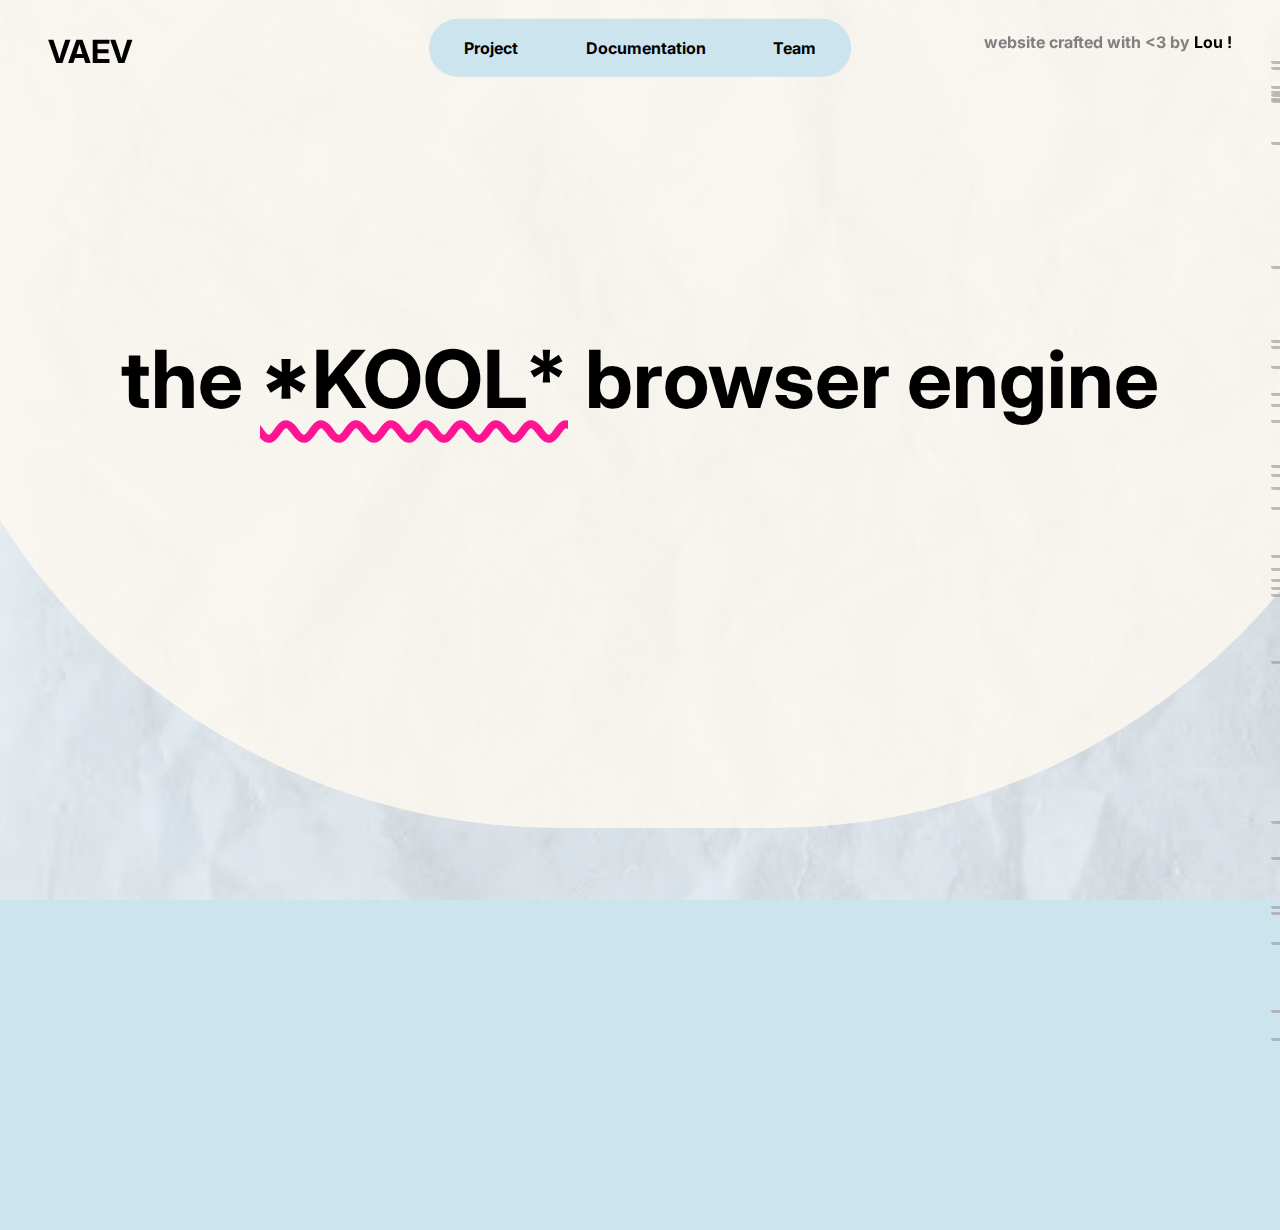
<file: index.html>
<!DOCTYPE html>
<html lang="en">
<head>
    <meta charset="UTF-8">
    <title>⛵️ Vaev | the *kool* browser engine</title>
    <link rel="stylesheet" href="style.css">

    <meta name="viewport" content="width=device-width, initial-scale=1" />
    <link rel="preconnect" href="https://fonts.googleapis.com">
    <link rel="preconnect" href="https://fonts.gstatic.com" crossorigin>
    <link href="https://fonts.googleapis.com/css2?family=Inter:ital,opsz,wght@0,14..32,100..900;1,14..32,100..900&display=swap" rel="stylesheet">
</head>
<body onload="ready()">
    <div id="texture"></div>
    <div id="wind-layer">
    </div>
    <div class='wave -one'>
        <div class="wave-anchor" id="anchor-one">
            <img class="blob" onpointerenter="triggerJump(event)" id="blob" src="koolBlob.png" alt="here is Bob, Bob the kool blob" style="--bsize: 4rem;
    --top: 2rem;">
            <img class="board" src="surf.svg" alt="here take some surf board" style="--bsize: 4rem; transform: scaleY(-1) rotate(6deg)">
        </div>

        <div class="wave-anchor" id="anchor-two">
            <img class="blob" id="blob2" onpointerenter="triggerJump(event)" src="koolBlob.png" alt="here is Bob, Bob the kool blob" style="
                --top: 3rem;
    --bsize: 5rem;">
            <img class="board" src="surf.svg" alt="here take some surf board" style="--bsize: 5rem; transform: scaleY(-1) rotate(6deg)">
        </div>
    </div>
    <div class="right-fixed">
        <h1>VAEV</h1>
    </div>
    <div class="center-menu">
        <a href="project.html"><div class="action">Project</div></a>
        <a href="documentation.html"><div class="action">Documentation</div></a>
        <a href="us.html"><div class="action">Team</div></a>
    </div>
    <div class="left-fixed">
        website crafted with <3 by <a href="https://carbonlab.dev">Lou !</a>
    </div>
    <div class="center">
        <h2>the <span>*KOOL*</span> browser engine</h2>
    </div>
    <div id="surf"></div>
    <script>
        function makeParticles(layer) {
            const N = 32
            const HEIGHT = window.innerHeight
            let particles = [];

            for (let i = 0; i < N; i += 1) {
                particles.push(document.createElement('div'))
                particles[i].className = "wind-particle"
                particles[i].style.top = (Math.random() * HEIGHT*1.2).toString() + "px"
                particles[i].style.animation = `falling ${Math.random()*5+1}s linear ${Math.random()*1}s infinite`
                layer.appendChild(particles[i])
            }
        }

        function ready() {
            const layer = document.getElementById('wind-layer');
            makeParticles(layer);
        }

        function triggerJump(event){
            const blob = event.currentTarget
            blob.style.animation = 'backflip 0.5s ease'
            setTimeout(() => {
                blob.style.animation = ''
            }, 500)
        }
    </script>
</body>
</html>
</file>
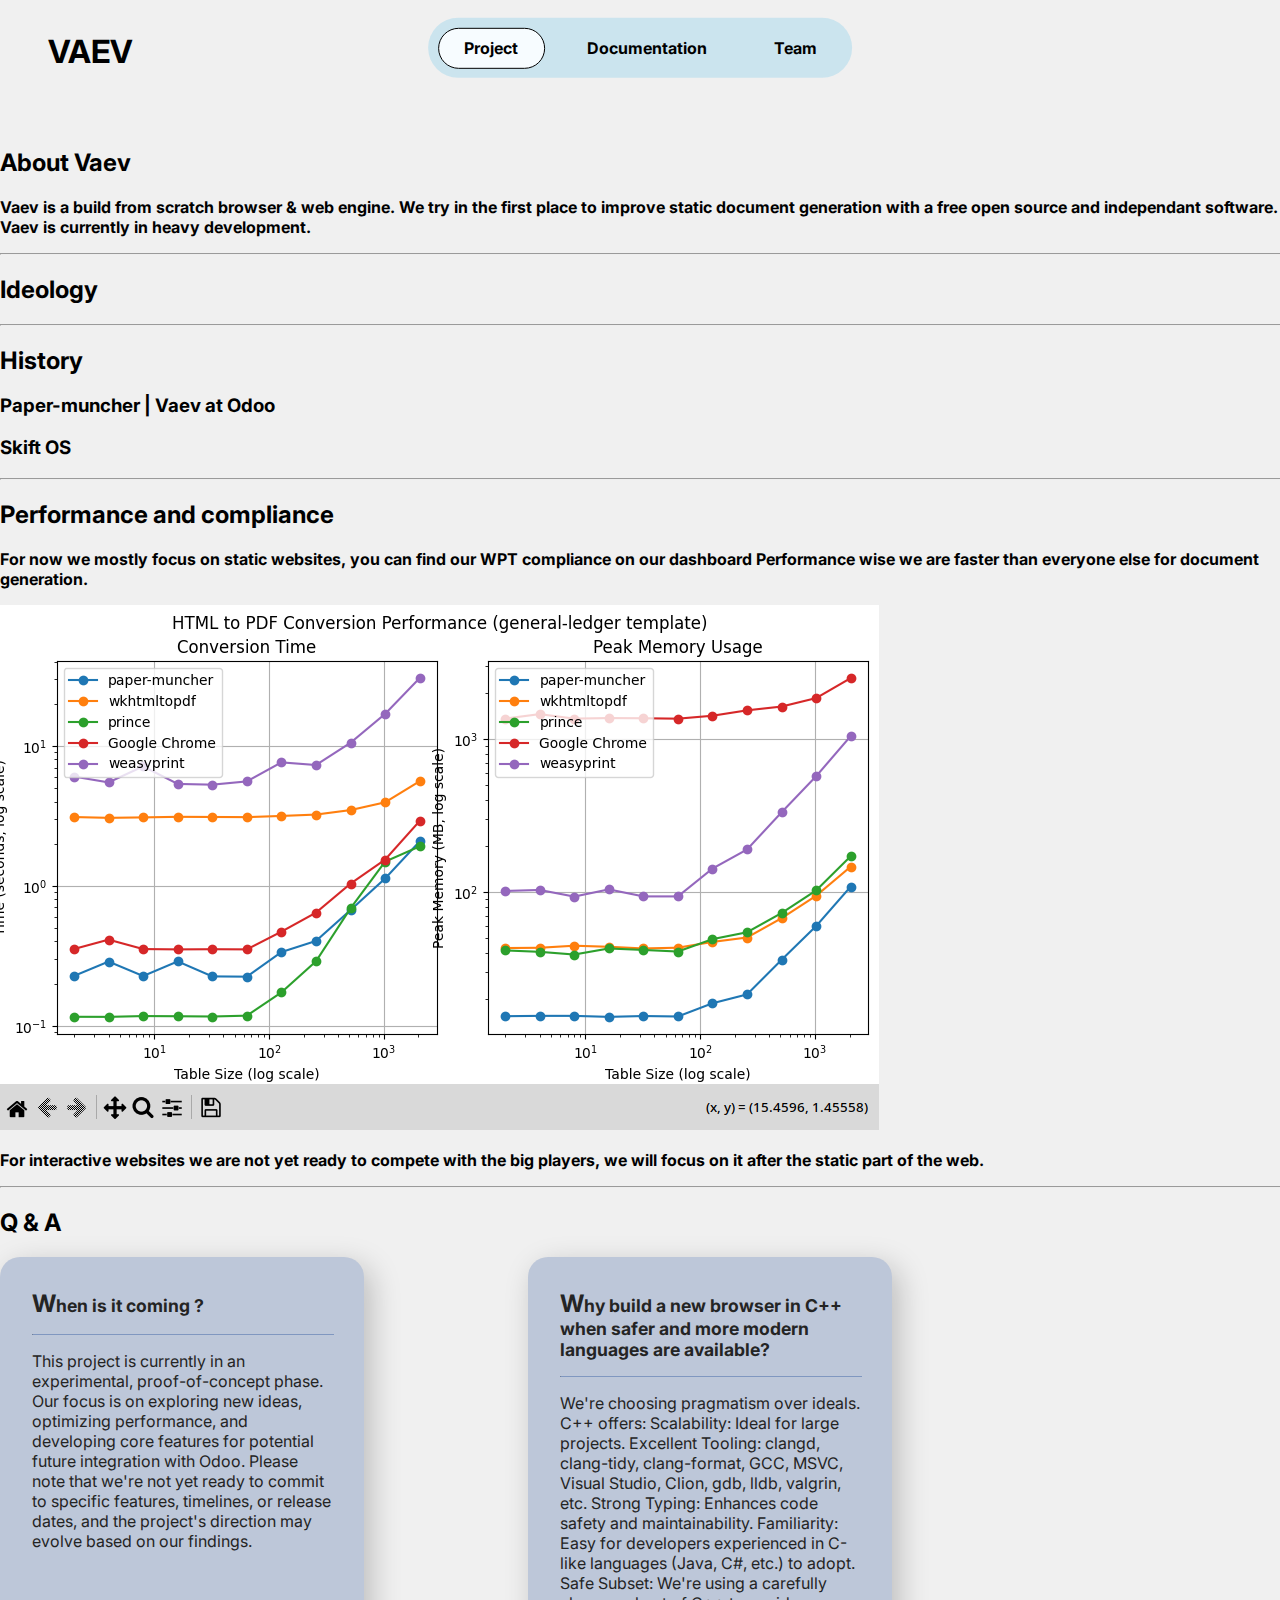
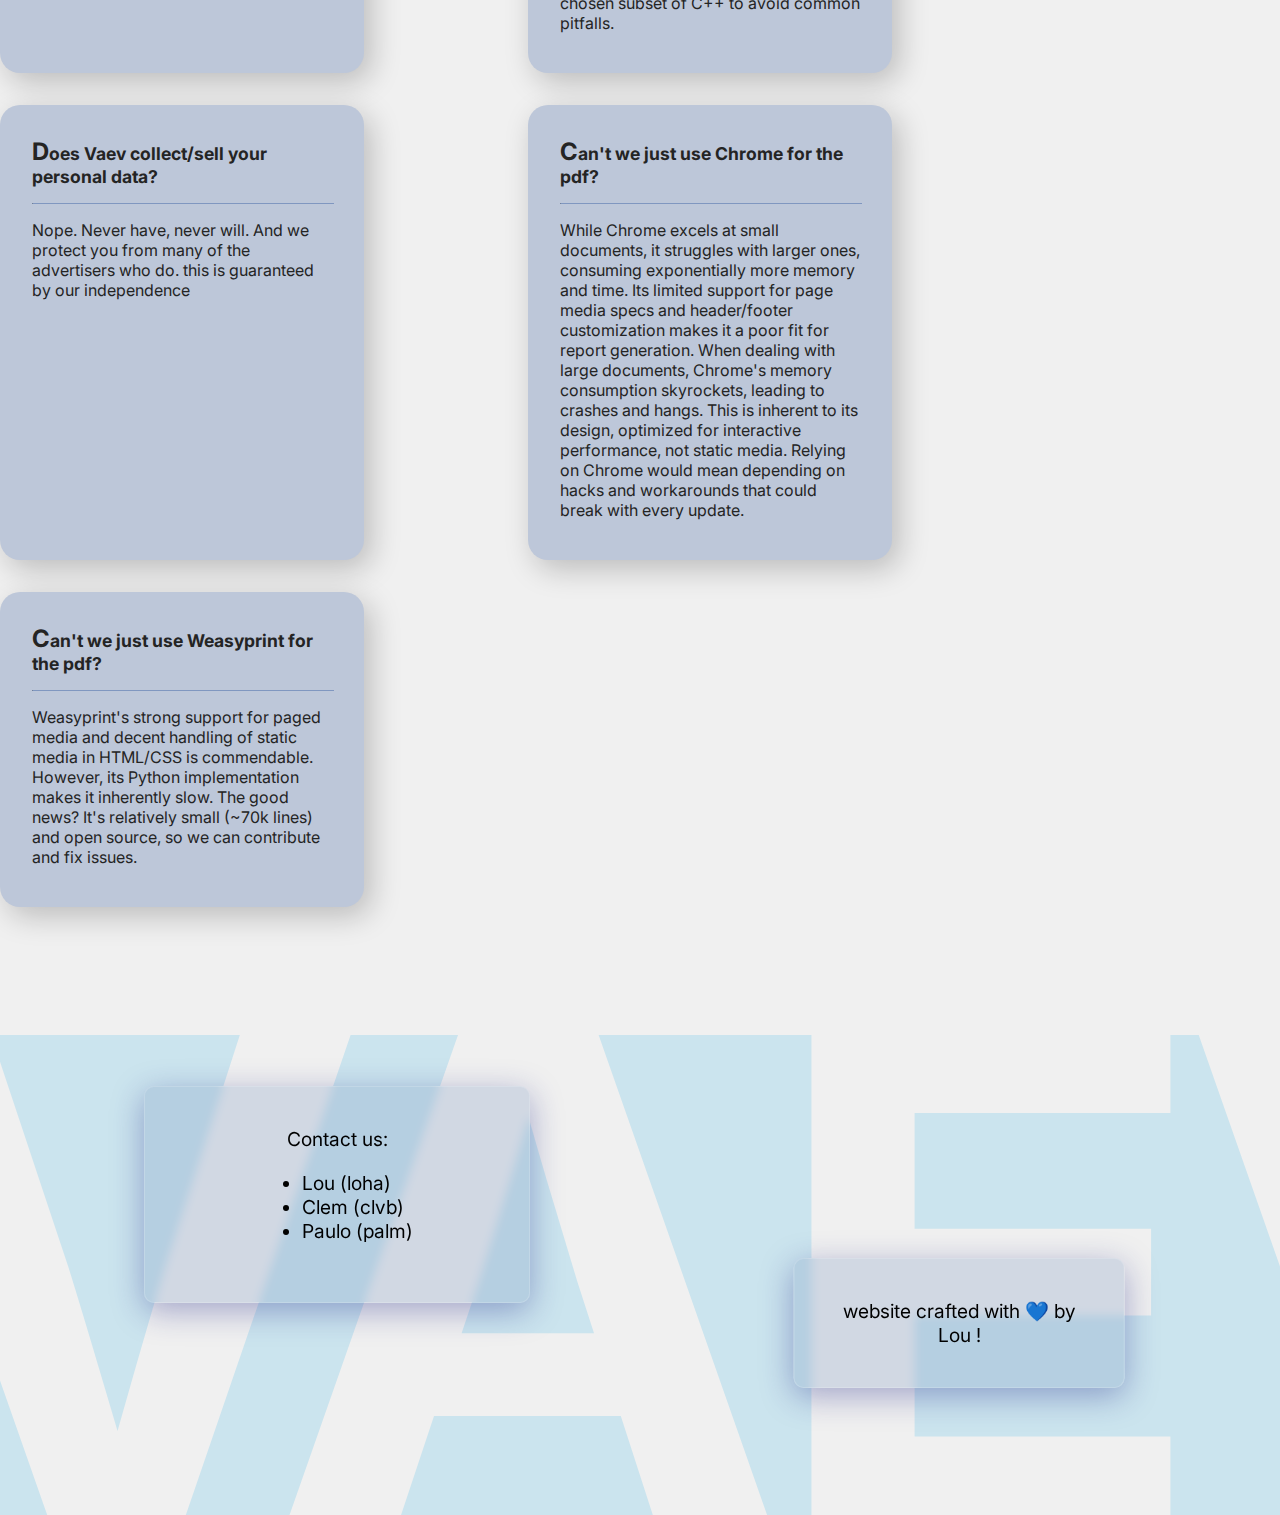
<file: project.html>
<!DOCTYPE html>
<html lang="en">
<head>
    <meta charset="UTF-8">
    <title>⛵️ Vaev | Manifesto</title>
    <link rel="stylesheet" href="secondary.css">

    <link rel="preconnect" href="https://fonts.googleapis.com">
    <link rel="preconnect" href="https://fonts.gstatic.com" crossorigin>
    <link href="https://fonts.googleapis.com/css2?family=Inter:ital,opsz,wght@0,14..32,100..900;1,14..32,100..900&display=swap" rel="stylesheet">
</head>
<body>
<div class="right-fixed">
    <a href="/"><h1>VAEV</h1></a>
</div>
<div class="center-menu">
    <a href="project.html"><div class="action selected">Project</div></a>
    <a href="documentation.html"><div class="action">Documentation</div></a>
    <a href="us.html"><div class="action">Team</div></a>
</div>
<div class="page">
    <h2>About Vaev</h2>
    <p>Vaev is a build from scratch browser & web engine. We try in the first place to improve static document generation with a free open source and independant software.

        Vaev is currently in heavy development.</p>
    <hr>
    <h2>Ideology</h2>
    <hr>
    <h2>History</h2>
    <h3>Paper-muncher | Vaev at Odoo</h3>
    <p></p>
    <h3>Skift OS</h3>
    <hr>
    <h2>Performance and compliance</h2>
    <p>For now we mostly focus on static websites, you can find our WPT compliance <a class="link" href="https://vaev-org.github.io/wpt-status/">on our dashboard</a>
    Performance wise we are faster than everyone else for document generation.
    </p>
    <img src="performance.png" alt="Performance and peak memory comparison between all document generation tools">
    <p>For interactive websites we are not yet ready to compete with the big players, we will focus on it after the static part of the web.
    </p>
    <hr>
    <h2>Q & A</h2>
    <div class="member-list">
        <div class="member blue">
            <h3>When is it coming ?</h3>
            <hr>
            <p>This project is currently in an experimental, proof-of-concept phase. Our focus is on exploring new ideas, optimizing performance, and developing core features for potential future integration with Odoo. Please note that we're not yet ready to commit to specific features, timelines, or release dates, and the project's direction may evolve based on our findings.</p>
        </div>
        <div class="member blue">
            <h3>Why build a new browser in C++ when safer and more modern languages are available?</h3>
            <hr>
            <p>We're choosing pragmatism over ideals. C++ offers:

                Scalability: Ideal for large projects.
                Excellent Tooling: clangd, clang-tidy, clang-format, GCC, MSVC, Visual Studio, Clion, gdb, lldb, valgrin, etc.
                Strong Typing: Enhances code safety and maintainability.
                Familiarity: Easy for developers experienced in C-like languages (Java, C#, etc.) to adopt.
                Safe Subset: We're using a carefully chosen subset of C++ to avoid common pitfalls.
            </p>
        </div>
        <div class="member blue">
            <h3>Does Vaev collect/sell your personal data?</h3>
            <hr>
            <p>Nope. Never have, never will. And we protect you from many of the advertisers who do. this is guaranteed by our independence</p>
        </div>
        <div class="member blue">
            <h3>Can't we just use Chrome for the pdf?</h3>
            <hr>
            <p>While Chrome excels at small documents, it struggles with larger ones, consuming exponentially more memory and time. Its limited support for page media specs and header/footer customization makes it a poor fit for report generation. When dealing with large documents, Chrome's memory consumption skyrockets, leading to crashes and hangs. This is inherent to its design, optimized for interactive performance, not static media. Relying on Chrome would mean depending on hacks and workarounds that could break with every update.</p>
        </div>
        <div class="member blue">
            <h3>Can't we just use Weasyprint for the pdf?</h3>
            <hr>
            <p>Weasyprint's strong support for paged media and decent handling of static media in HTML/CSS is commendable. However, its Python implementation makes it inherently slow. The good news? It's relatively small (~70k lines) and open source, so we can contribute and fix issues.</p>
        </div>
    </div>
</div>
<footer>
    <div class="bg-text">VAEV</div>
    <div class="cat" id="credits">
        website crafted with 💙 by <a href="https://carbonlab.dev">Lou !</a>
    </div>
    <div class="cat" id="contact">
        Contact us:
        <ul>
            <li><a href="mailto: loha@odoo.com">Lou (loha)</a></li>
            <li><a href="mailto: clvb@odoo.com">Clem (clvb)</a></li>
            <li><a href="mailto: palm@odoo.com">Paulo (palm)</a></li>
        </ul>
    </div>
</footer>
</body>
</html>
</file>
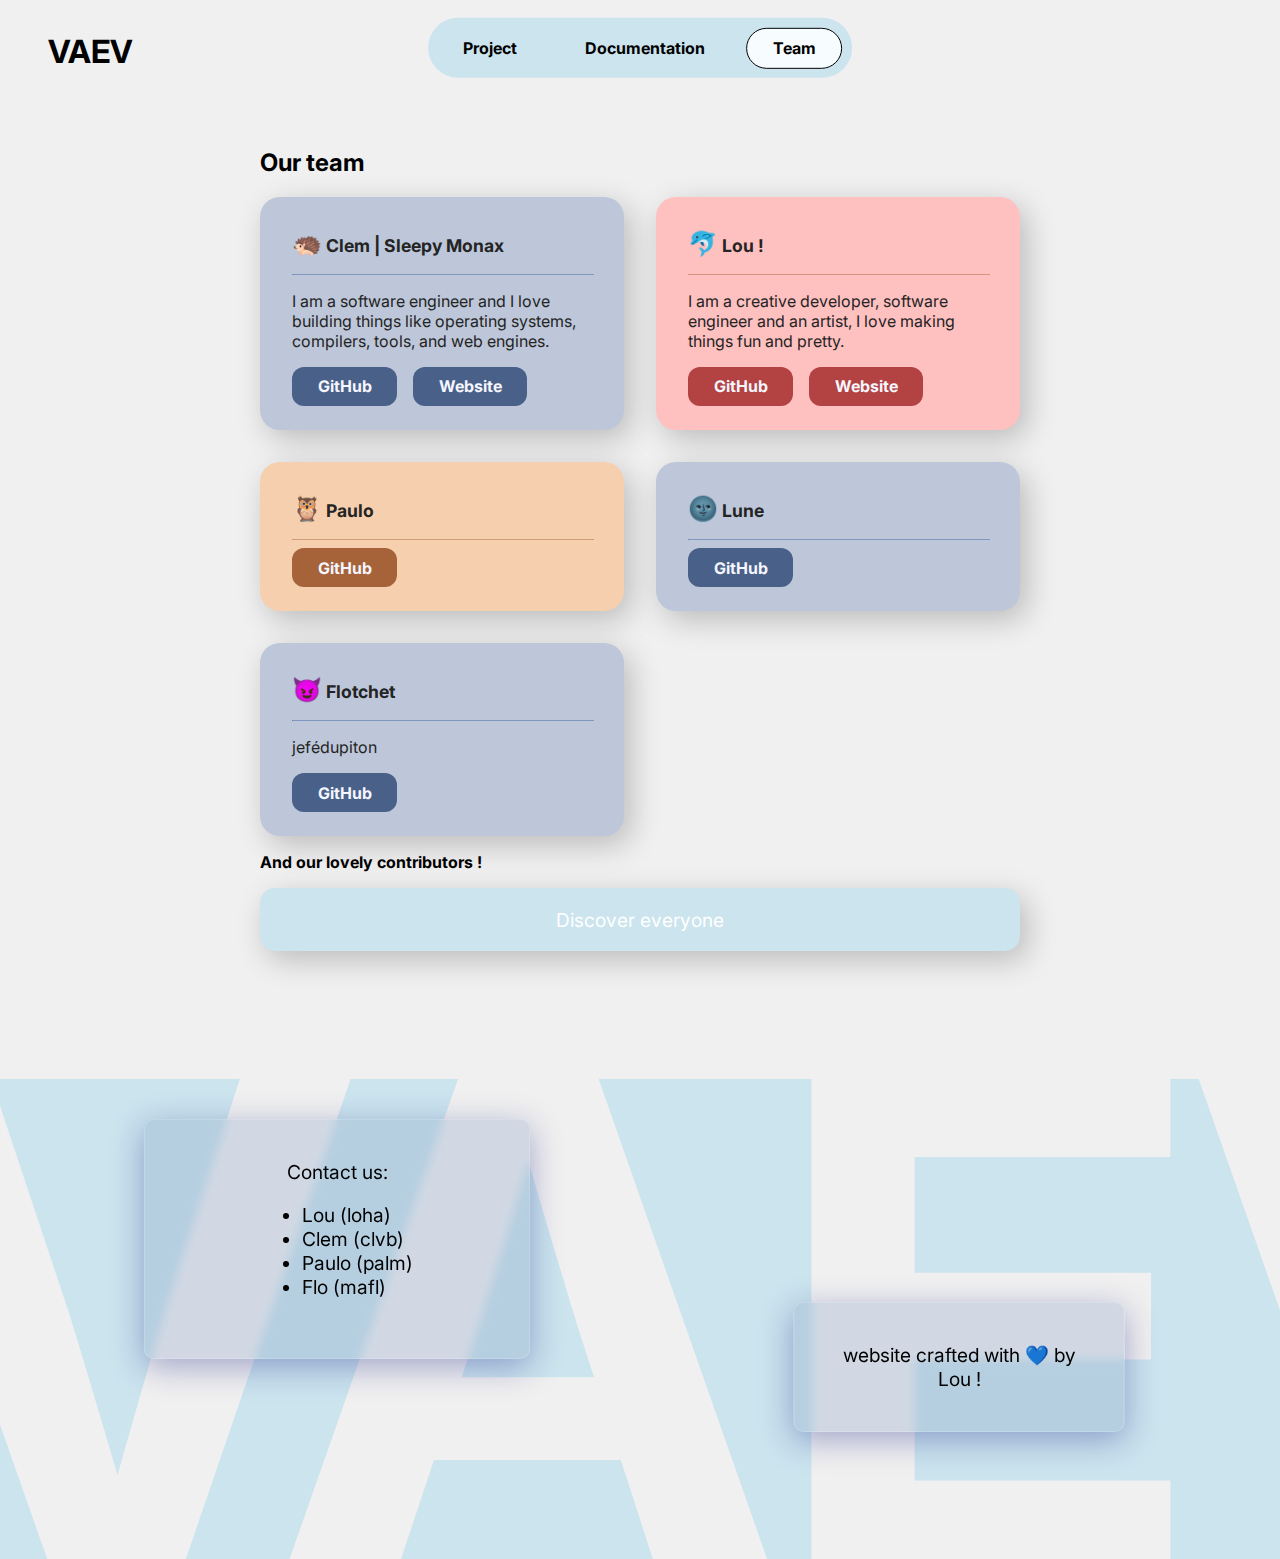
<file: us.html>
<!DOCTYPE html>
<html lang="en">
<head>
    <meta charset="UTF-8">
    <title>⛵️ Vaev | Our team</title>
    <link rel="stylesheet" href="secondary.css">

    <link rel="preconnect" href="https://fonts.googleapis.com">
    <link rel="preconnect" href="https://fonts.gstatic.com" crossorigin>
    <link href="https://fonts.googleapis.com/css2?family=Inter:ital,opsz,wght@0,14..32,100..900;1,14..32,100..900&display=swap" rel="stylesheet">
</head>
<body>
<div class="right-fixed">
    <a href="/"><h1>VAEV</h1></a>
</div>
<div class="center-menu">
    <a href="project.html"><div class="action">Project</div></a>
    <a href="documentation.html"><div class="action">Documentation</div></a>
    <a href="us.html"><div class="action selected">Team</div></a>
</div>
<div class="page">
    <h2>Our team</h2>
    <div class="member-list">
        <div class="member blue">
            <h3>🦔 Clem | Sleepy Monax</h3>
            <hr>
            <p>I am a software engineer and I love building things like operating systems, compilers, tools, and web engines.</p>
            <div class="inline">
                <a href="https://github.com/sleepy-monax" target="_blank"><div class="btn">GitHub</div></a>
                <a href="https://smnx.sh" target="_blank"><div class="btn">Website</div></a>
            </div>
        </div>
        <div class="member coral">
            <h3>🐬 Lou !</h3>
            <hr>
            <p>I am a creative developer, software engineer and an artist, I love making things fun and pretty. </p>
            <div class="inline">
                <a href="https://github.com/louciole" target="_blank"><div class="btn">GitHub</div></a>
                <a href="https://habert.me" target="_blank"><div class="btn">Website</div></a>
            </div>
        </div>
        <div class="member peach">
            <h3>🦉 Paulo</h3>
            <hr>
            <div class="inline">
                <a href="https://github.com/pauloamed" target="_blank"><div class="btn">GitHub</div></a>
            </div>
        </div>
        <div class="member blue">
            <h3>🌚 Lune</h3>
            <hr>
            <div class="inline">
                <a href="https://github.com/LuneMercier" target="_blank"><div class="btn">GitHub</div></a>
            </div>
        </div>
        <div class="member blue">
            <h3>😈 Flotchet</h3>
            <hr>
            <p>jefédupiton</p>
            <div class="inline">
                <a href="https://github.com/Flotchet" target="_blank"><div class="btn">GitHub</div></a>
            </div>
        </div>
    </div>
    <p>And our lovely contributors !</p>
    <a href="https://github.com/odoo/paper-muncher/graphs/contributors" target="_blank"><div class="big btn">Discover everyone</div></a>
</div>
<footer>
    <div class="bg-text">VAEV/</div>
    <div class="cat" id="credits">
        website crafted with 💙 by <a href="https://carbonlab.dev">Lou !</a>
    </div>
    <div class="cat" id="contact">
        Contact us:
        <ul>
            <li><a href="mailto: loha@odoo.com">Lou (loha)</a></li>
            <li><a href="mailto: clvb@odoo.com">Clem (clvb)</a></li>
            <li><a href="mailto: palm@odoo.com">Paulo (palm)</a></li>
            <li><a href="mailto: mafl@odoo.com">Flo (mafl)</a></li>
        </ul>
    </div>
</footer>
</body>
</html>
</file>
<file: style.css>
body {
    --blue: #cbe4ee;
    --size: 120vw;

    color: black;
    background-color: var(--blue);
    font-family: Inter, sans-serif;
    font-weight: bolder;
    display: flex;
    margin: 0;
    padding: 0;
    width: 100vw;
    position: fixed;
    top: 0;
    left: 0;
    height: 100svh;
    overflow: hidden;
    justify-content: center;
}

.wave {
    opacity: .8;
    position: absolute;
    bottom: 8vh;
    left: -8vw;
    background: #fff9f0;
    width: var(--size);
    z-index: 2;
    height: var(--size);
    transform-origin: 50% 48%;
    border-radius: 43%;
    animation: drift 8000ms infinite linear;
}

@keyframes drift {
    from { transform: rotate(0deg); }
    from { transform: rotate(360deg); }
}

.wind-particle{
    position: absolute;
    right: -20px;
    width: 29px;
    height: 3px;
    border-radius: 0 20px;
    background-color: #a1a1a1;
    transform: rotate(0deg);
    opacity: 0.7;
}

#wind-layer{
    position: fixed;
    top: 0;
    height: 100%;
    width: 100%;
    pointer-events: none;
    z-index: 10;
}


@keyframes falling {
    0% {
        transform: translate3d(0,0,0) rotate(0deg);
    }

    100% {
        transform: translate3d(-103vw,0vh,0) rotate(15deg);

    }
}

@keyframes backflip {
    0% {
        transform: translate3d(0,0,0) rotate(0deg);
    }

    40% {
        transform: translate3d(0,-8rem,0) rotate(-180deg);

    }

    80% {
        transform: translate3d(0,0vh,0) rotate(-360deg);

    }

    100% {
        transform: translate3d(0,0vh,0) rotate(-360deg);

    }
}

.center-menu{
    position: absolute;
    top: 3rem;
    left: 50%;
    transform: translate(-50%, -50%);
    display: flex;
    flex-direction: row;
    align-items: center;
    justify-content: center;
    width: fit-content;
    height: fit-content;
    gap: 1rem;
    box-sizing: border-box;
    background: var(--blue);
    padding: 0.6rem;
    border-radius: 4rem;
    z-index: 10;
}


.center-menu .action:hover{
    border-radius: 2rem;
    background: var(--blue);
    transition: background-color 200ms;
}
.center-menu .action:hover{
    background: white;
}

.action{
    padding: 0.6rem 1.6rem;
    cursor: pointer;
}

.center {
    height: 100svh;
    width: 100vw;
    position: absolute;
    top: 0;
    display: flex;
    justify-content: center;
    margin-top: calc(50svh - 7.5rem);
    z-index: 11;
    pointer-events: none;
}

.center span{
    text-decoration: underline wavy;
    text-decoration-color: deeppink;
    text-underline-offset: 0.9rem;
 }

#texture{
    position: fixed;
    top: 0;
    left: 0;
    width: 100vw;
    height: 100svh;
    z-index: 1;
    background-image: url('./paper.avif');
    background-size: 100% 100%;
    background-repeat: repeat;
    opacity: 0.7;
    pointer-events: none;
}

.left-fixed {
    position: fixed;
    right: 0;
    margin: 2rem 3rem;
    z-index: 10;
    color: grey;
}

a{
    text-decoration: none;
    color: black;
}

a:visited{
    color: black;
}

.right-fixed {
    position: fixed;
    left: 0;
    margin: 2rem 3rem;
    z-index: 10;
}

.right-fixed h1{
    margin: 0;
}

h2{
    font-size: 5rem;
    margin: 0;
    text-align: center;
}

#anchor-one{
    top: 29vw;
    left: 0vw;
    transform: rotate(112deg);
}

.blob{
    position: relative;
    z-index: 2;
    --scale : 1;
    top: calc(var(--top) * var(--scale));
    height: calc(var(--bsize) * var(--scale));
}

.board{
    --scale : 1;
    height: calc(var(--bsize) * var(--scale));
}

#anchor-two{
    top: 21vw;
    right: -112vw;
    transform: rotate(240deg);
}

@media(max-aspect-ratio: 11/9) {
    .left-fixed {
        bottom: 0;
        width: 100vw;
        text-align: center;
        margin: 2rem 0;
    }

}

@media(orientation: portrait) {
    .action{
        padding: 0.4rem 1.1rem;
        font-size: 0.8rem;
    }

    .left-fixed{
        font-size: 0.8rem;
        margin-bottom: 1rem;
    }

    .wave{
        animation: drift 8000ms infinite linear;
    }

    h2 {
        font-size: 1.9rem;
    }

    .center span{
        text-underline-offset: 0.4rem;
    }

    body{
        --size: 120svh;
    }

    .wave {
        bottom: 22vh;
        left: -36vw;
    }

    #anchor-one{
        top: 29vh;
        left: 0;
    }

    #anchor-two{
        top: 21vh;
        right: -112vh;
    }

    .blob,.board{
        --scale: 0.5;
    }
}

.wave-anchor{
    position: relative;
    width: fit-content;
    height: fit-content;
    display: flex;
    flex-direction: column;
    align-items: center;
}
</file>
<file: secondary.css>
body {
    --blue: #cbe4ee;
    --bg: #f0f0f0;

    color: black;
    background-color: var(--bg);
    font-family: Inter, sans-serif;
    font-weight: bolder;
    display: flex;
    margin: 0;
    padding: 0;
    width: 100vw;
    height: fit-content;
    overflow-x: hidden;
    flex-direction: column;
    align-items: center;
    min-height: 100svh;
    justify-content: space-between;
}

.center-menu{
    position: absolute;
    top: 3rem;
    left: 50%;
    transform: translate(-50%, -50%);
    display: flex;
    flex-direction: row;
    align-items: center;
    justify-content: center;
    width: fit-content;
    height: fit-content;
    gap: 1rem;
    box-sizing: border-box;
    background: var(--blue);
    padding: 0.6rem;
    border-radius: 4rem;
    z-index: 10;
}

.center-menu .action:hover{
    border-radius: 2rem;
    background: var(--bg);
    transition: background-color 200ms;
}

.action{
    padding: 0.6rem 1.6rem;
    cursor: pointer;
}

.center {
    height: 100svh;
    width: 100vw;
    position: absolute;
    z-index: 7;
    top: 0;
    display: flex;
    align-items: center;
    justify-content: center;
}

.center span{
    text-decoration: underline wavy black;
 }

.left-fixed {
    position: fixed;
    right: 0;
    margin: 2rem 3rem;
    z-index: 10;
}

a{
    text-decoration: none;
    color: black;
}

a:visited{
    color: black;
}

.right-fixed {
    position: absolute;
    left: 0;
    margin: 2rem 3rem;
    z-index: 10;
}

.right-fixed h1{
    margin: 0;
}

.action.selected{
    border-radius: 2rem;
    border: 1px solid black;
    background: #f7fcff;
}

.inline{
    display: flex;
    gap: 1rem;
}

.btn{
    padding: 0.6rem 1.6rem;
    cursor: pointer;
    border-radius: 12px;
    background: var(--blue);
    color: black;
    font-weight: bold;
}

.btn:hover{
    opacity: 0.8;
    transition: opacity 200ms;
}

.member{
    background-color: #fff;
    border-radius: 20px;
    color: #242424;
    box-shadow: 7px 9px 30px #00000038;
    display: flex;
    flex-direction: column;
    padding: 32px 32px 24px;
    max-width: 300px;
}

.member p{
    font-weight: normal;
    margin: 8px 0 16px;
}

.member h3{
    margin: 0;
    font-size: 1.1rem;
    margin-bottom: 8px;
}

.member-list{
    display: grid;
    grid-template-columns: repeat(2, 1fr);
    max-width: 80vw;
    gap: 2rem;
}

.page{
    padding: 8rem 0;
    height: fit-content;
}

hr{
    width: 100%;
}

.blue {
    background-color: #bdc7d9;
}

.blue hr {
    border-color: #1e305178;
    border-top: 0;
}

.blue .btn{
    background: #496089;
    color: #f5f6ff;
}

.coral{
    background-color: #ffc0c0;
}

.coral hr{
    border-color: rgba(165, 98, 64, 0.47);
    border-top: 0;
}

.coral .btn{
    background: #b34242;
    color: #f5f6ff;
}

.peach{
    background-color: #f5cfae;
}

.peach hr{
    border-color: rgba(165, 98, 64, 0.47);
    border-top: 0;
}

.peach .btn{
    background: #a6633a;
    color: #f5f6ff;
}

.member h3:first-letter {
    font-size: 1.5rem;
}

footer{
    display: flex;
    align-items: center;
    width: 100%;
    background: var(--blue);
    justify-content: space-between;
    overflow: hidden;
    color: #f5f6ff;
    height: 30rem;
}

footer .bg-text{
    position: relative;
    font-size: 43rem;
    color: var(--bg);
    transform: translate(-8rem, 0rem);
}

footer .cat{
    background: rgb(117 142 187 / 25%);
    box-shadow: 0 8px 32px 0 rgba(31, 38, 135, 0.37);
    backdrop-filter: blur(5px);
    border-radius: 10px;
    border: 1px solid rgba(255, 255, 255, 0.18);
    padding: 2.5rem 3rem;
    font-size: 1.2rem;
    color: black;
    display: flex;
    font-weight: 400;
    flex-direction: column;
    width: fit-content;
    align-items: center;
}

#contact{
    position: absolute;
    transform: translate(9rem, -5rem);
    min-width: 24ch;
}

#credits{
    position: absolute;
    transform: translate(62vw, 3rem);
}

.btn.big{
    text-align: center;
    padding: 1.2rem;
    background-color: var(--blue);
    color: white;
    border-radius: 15px;
    font-size: 1.2rem;
    box-shadow: 7px 9px 30px #00000038;
    font-weight: 400;
}
</file>
